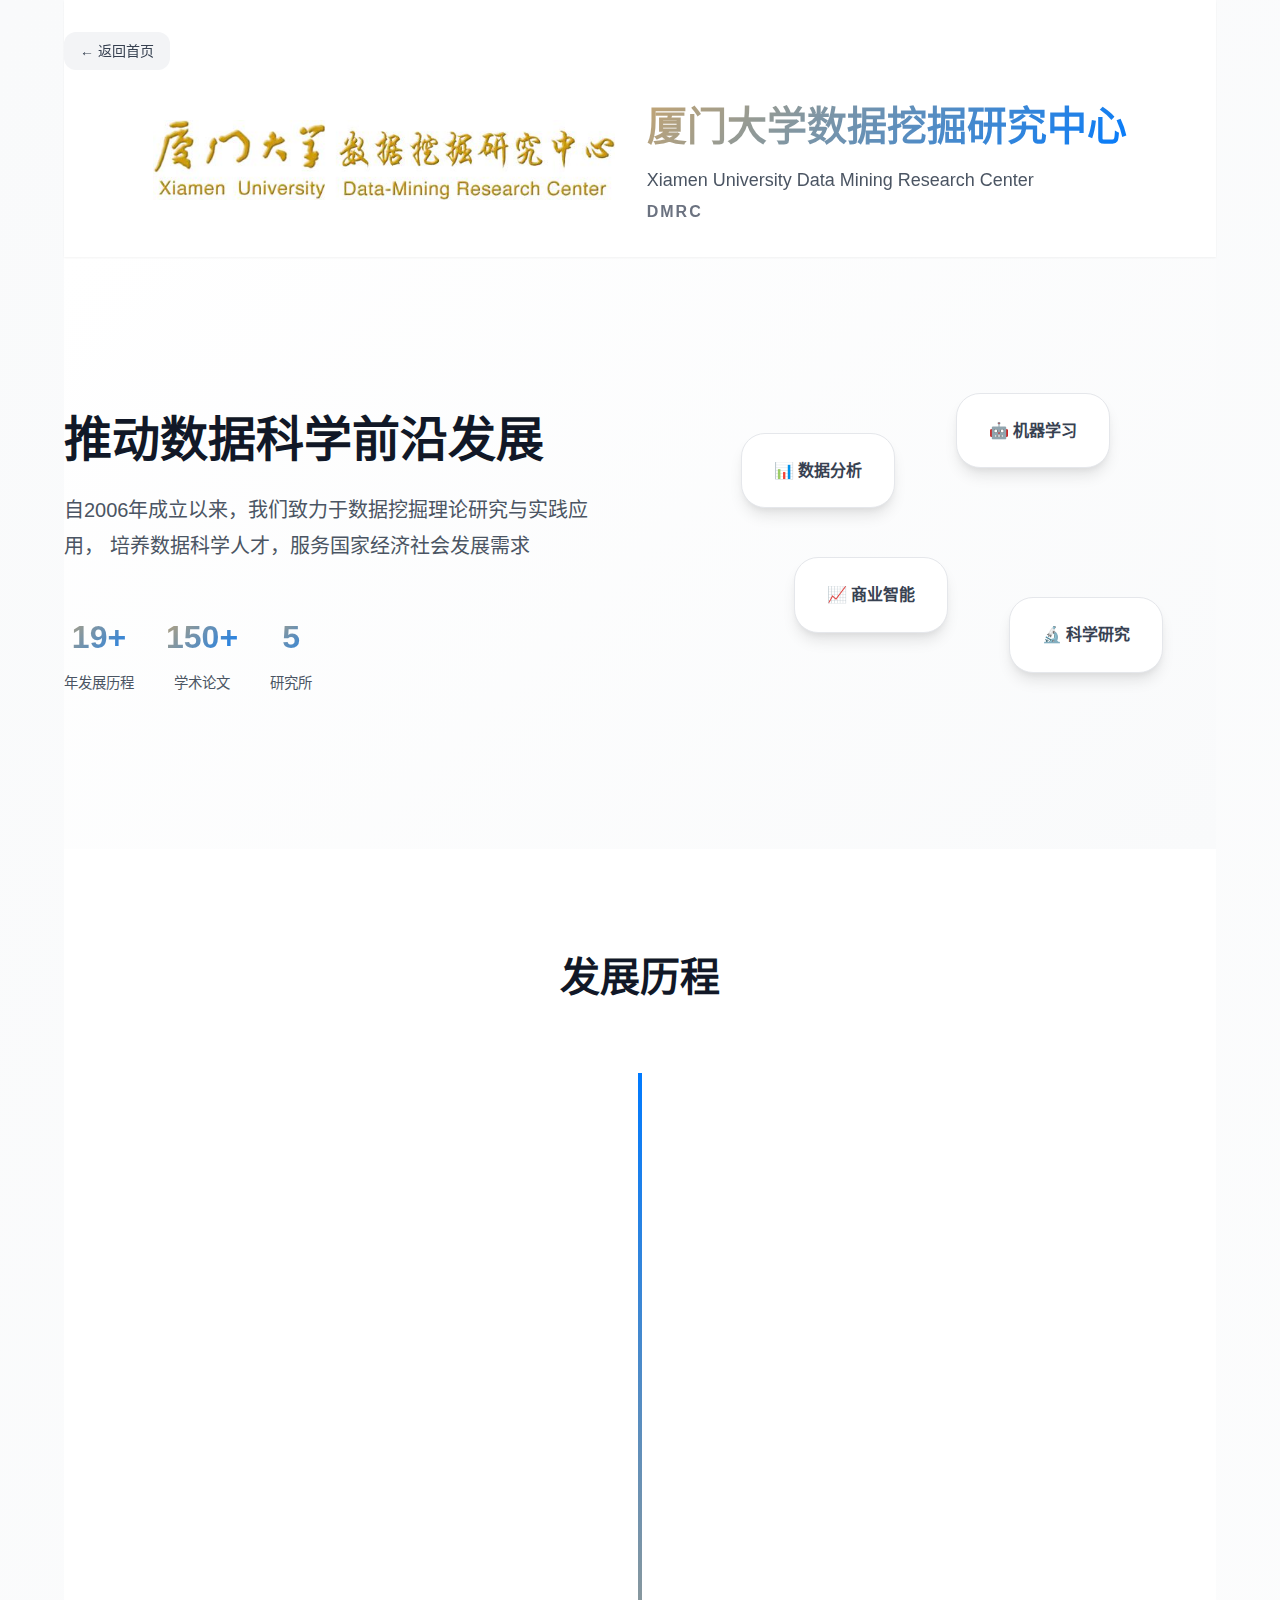
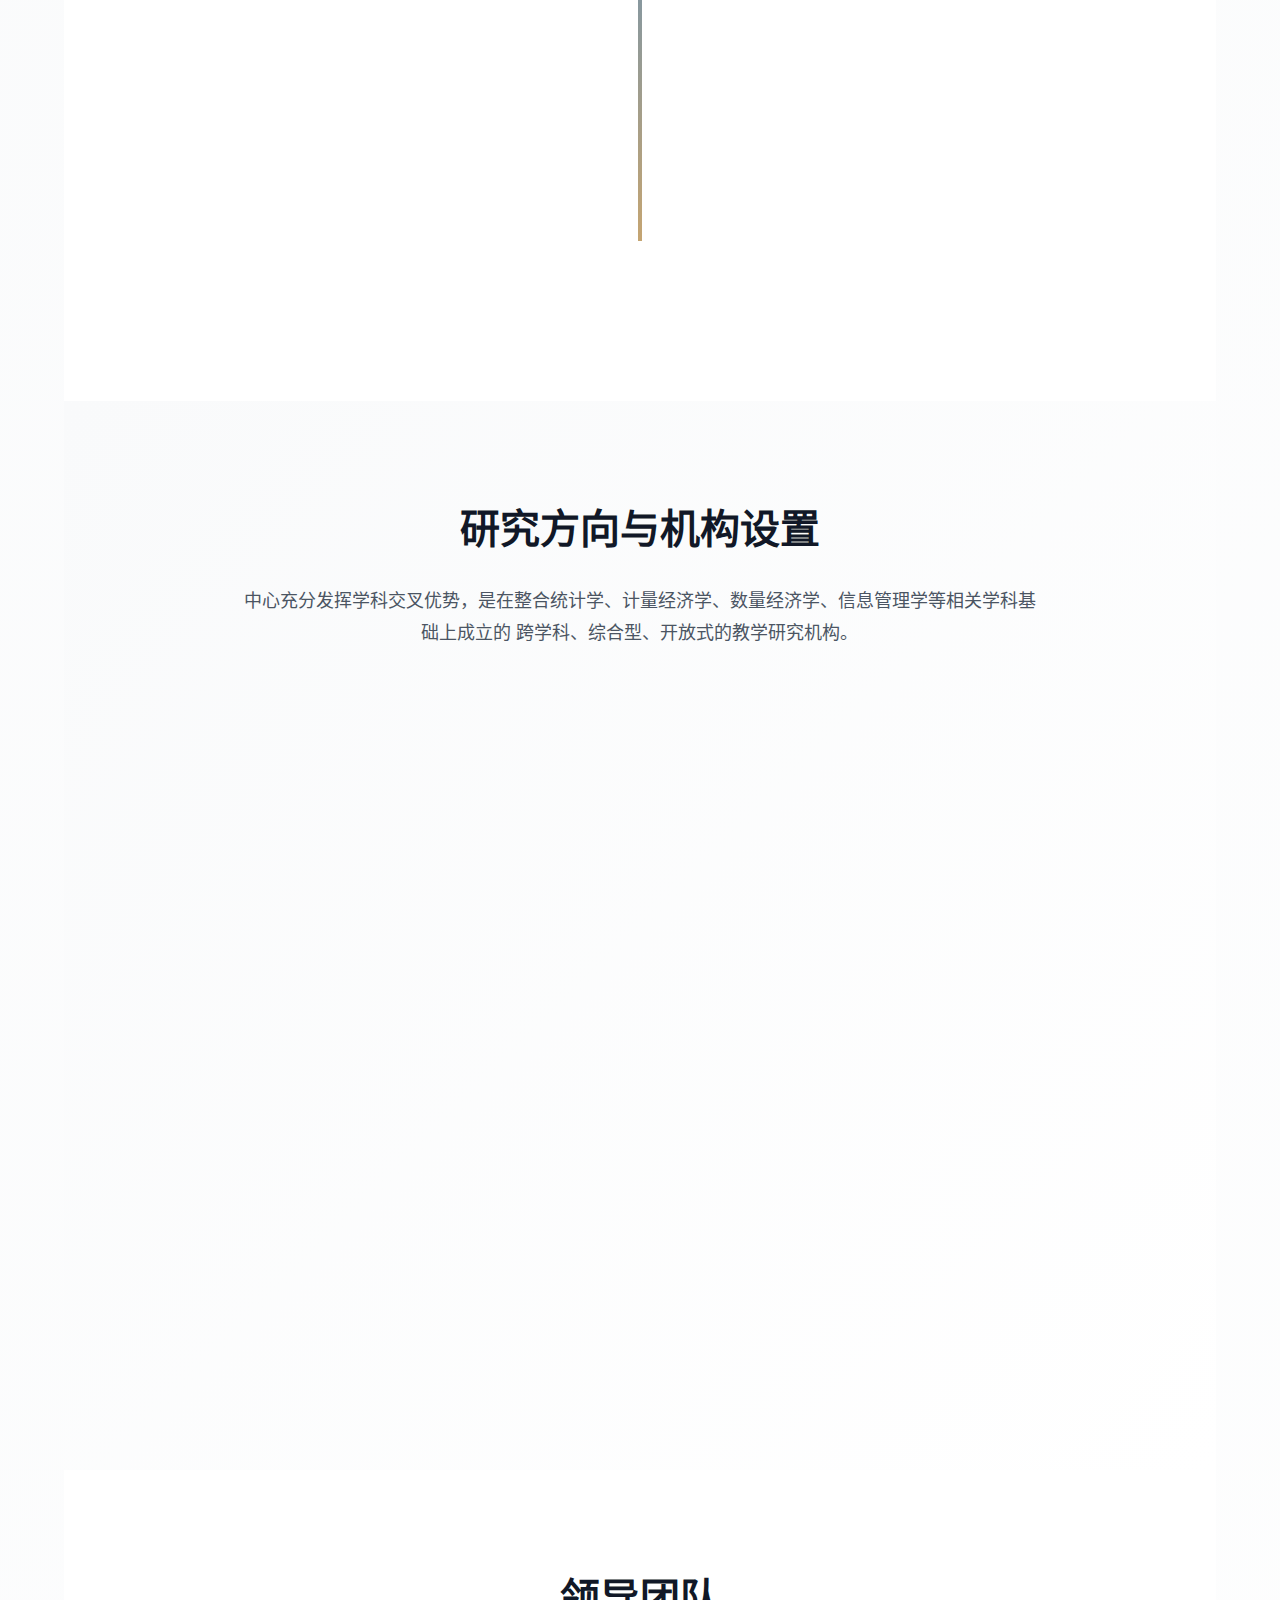
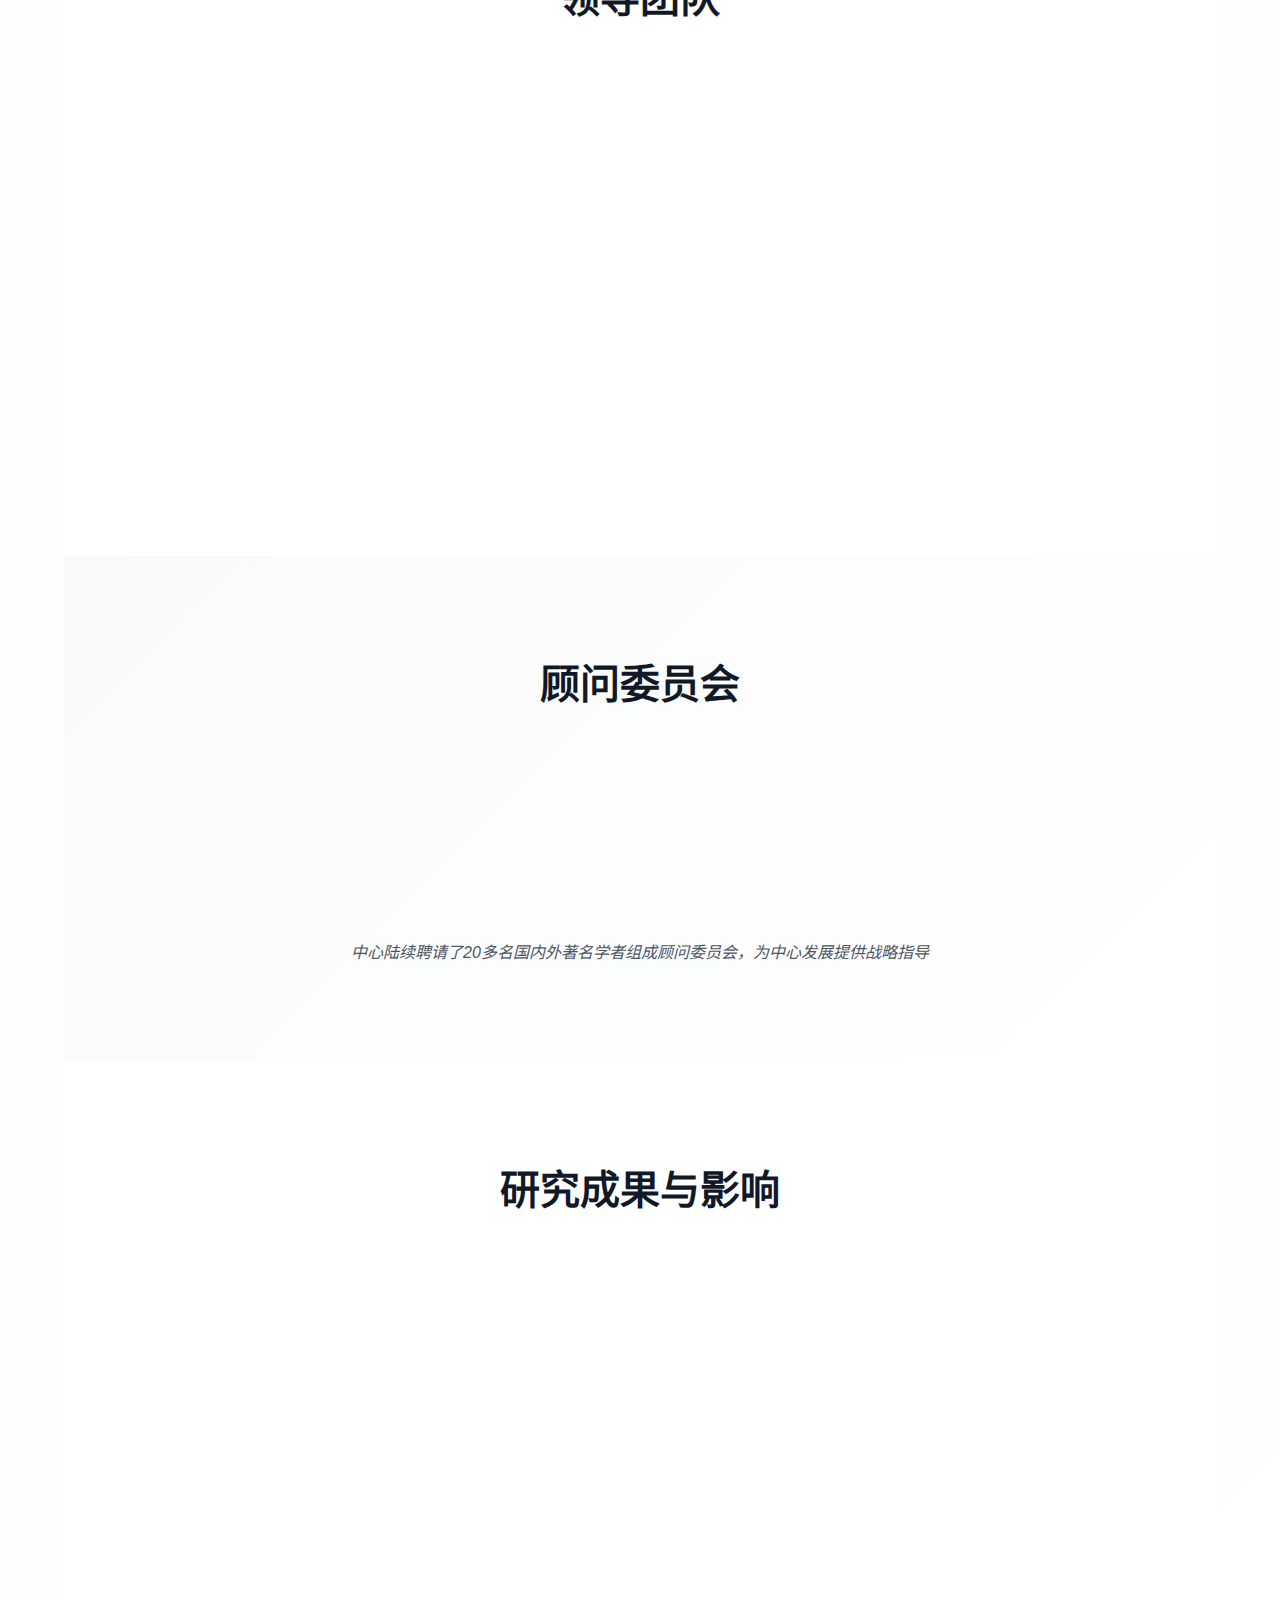
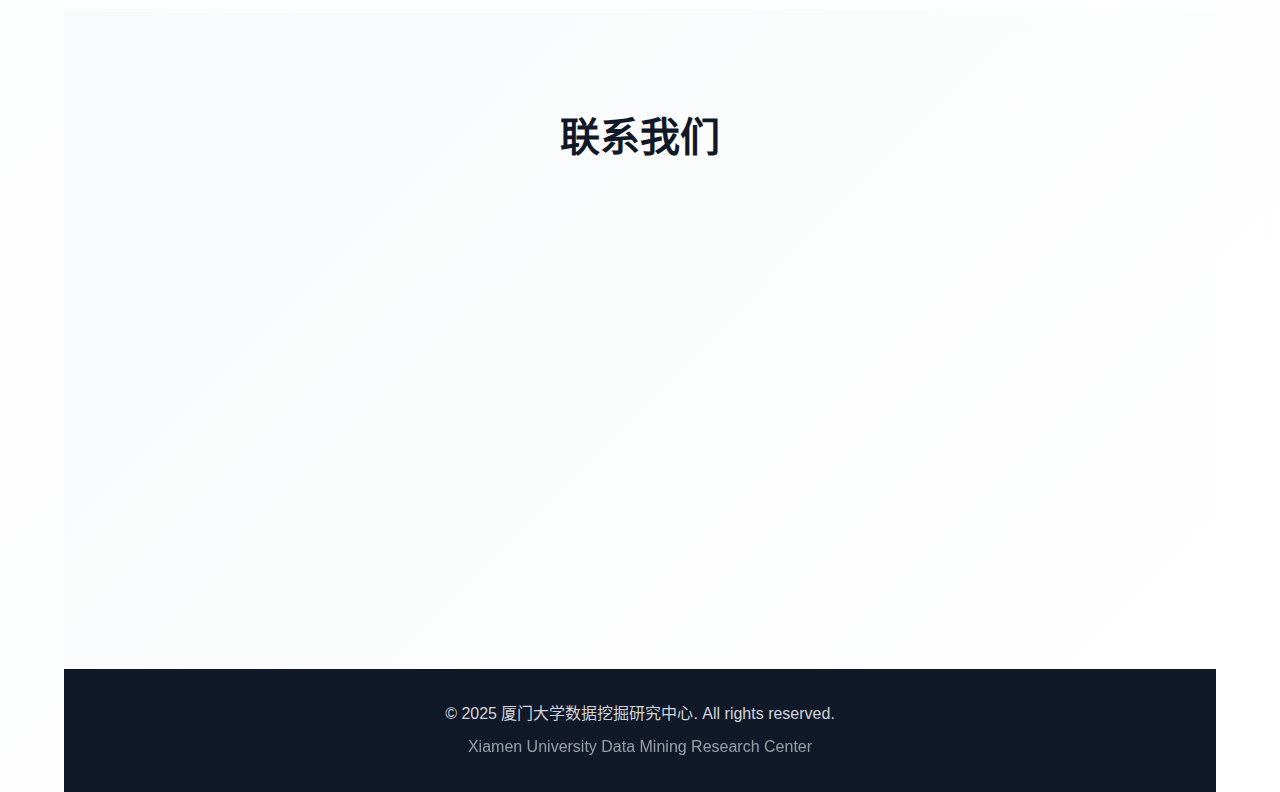
<file: about.html>
<!DOCTYPE html>
<html lang="zh-CN">
<head>
  <meta charset="UTF-8">
  <meta name="viewport" content="width=device-width, initial-scale=1.0">
  <title>关于我们 - 厦门大学数据挖掘研究中心</title>
  <link rel="stylesheet" href="about-style.css">
</head>
<body>
  <div class="container">
    <!-- Header Section -->
    <header class="header">
      <div class="header-content">
        <div class="header-nav">
          <a href="home.html" class="back-home">← 返回首页</a>
        </div>
        <div class="logo-section">
          <img src="微信图片_20230714090909.jpg" alt="厦门大学数据挖掘研究中心" class="logo">
          <div class="title-group">
            <h1 class="main-title">厦门大学数据挖掘研究中心</h1>
            <p class="subtitle">Xiamen University Data Mining Research Center</p>
            <p class="english-name">DMRC</p>
          </div>
        </div>
      </div>
    </header>

    <!-- Hero Section -->
    <section class="hero">
      <div class="hero-content">
        <div class="hero-text">
          <h2 class="hero-title">推动数据科学前沿发展</h2>
          <p class="hero-description">
            自2006年成立以来，我们致力于数据挖掘理论研究与实践应用，
            培养数据科学人才，服务国家经济社会发展需求
          </p>
          <div class="hero-stats">
            <div class="stat-item">
              <div class="stat-number">19+</div>
              <div class="stat-label">年发展历程</div>
            </div>
            <div class="stat-item">
              <div class="stat-number">150+</div>
              <div class="stat-label">学术论文</div>
            </div>
            <div class="stat-item">
              <div class="stat-number">5</div>
              <div class="stat-label">研究所</div>
            </div>
          </div>
        </div>
        <div class="hero-image">
          <div class="floating-cards">
            <div class="card card-1">📊 数据分析</div>
            <div class="card card-2">🤖 机器学习</div>
            <div class="card card-3">📈 商业智能</div>
            <div class="card card-4">🔬 科学研究</div>
          </div>
        </div>
      </div>
    </section>

    <!-- Timeline Section -->
    <section class="timeline">
      <div class="timeline-content">
        <h3>发展历程</h3>
        <div class="timeline-container">
          <div class="timeline-item">
            <div class="timeline-year">2006</div>
            <div class="timeline-event">
              <h4>中心组建</h4>
              <p>厦门大学数据挖掘研究中心开始筹建，整合多学科优势资源</p>
            </div>
          </div>
          <div class="timeline-item">
            <div class="timeline-year">2009</div>
            <div class="timeline-event">
              <h4>国家级基地</h4>
              <p>国家统计局统计科学研究所授牌成立"国家统计局统计科学研究所厦门大学研究基地"</p>
            </div>
          </div>
          <div class="timeline-item">
            <div class="timeline-year">2010</div>
            <div class="timeline-event">
              <h4>正式成立</h4>
              <p>7月由厦门大学校长工作会议决议通过，正式成立为校直属教学科研机构</p>
            </div>
          </div>
          <div class="timeline-item">
            <div class="timeline-year">2025</div>
            <div class="timeline-event">
              <h4>智衡平台</h4>
              <p>推出智衡权重确定平台，将AI技术与统计方法完美结合</p>
            </div>
          </div>
        </div>
      </div>
    </section>

    <!-- Research Areas Section -->
    <section class="research-areas">
      <div class="research-content">
        <h3>研究方向与机构设置</h3>
        <p class="research-intro">
          中心充分发挥学科交叉优势，是在整合统计学、计量经济学、数量经济学、信息管理学等相关学科基础上成立的
          跨学科、综合型、开放式的教学研究机构。
        </p>
        
        <div class="institutes-grid">
          <div class="institute-card">
            <div class="institute-icon">📊</div>
            <h4>数据挖掘与商业智能研究所</h4>
            <p>专注于数据挖掘算法研发和商业智能应用，为企业决策提供数据支持</p>
          </div>
          <div class="institute-card">
            <div class="institute-icon">📋</div>
            <h4>社会调查与数据分析研究所</h4>
            <p>开展社会调查方法研究，提供专业的数据收集和分析服务</p>
          </div>
          <div class="institute-card">
            <div class="institute-icon">💰</div>
            <h4>金融计量与投资决策研究所</h4>
            <p>运用计量经济学方法分析金融市场，为投资决策提供科学依据</p>
          </div>
          <div class="institute-card">
            <div class="institute-icon">🧬</div>
            <h4>生物信息分析研究所</h4>
            <p>将数据挖掘技术应用于生物医学领域，推动精准医疗发展</p>
          </div>
          <div class="institute-card">
            <div class="institute-icon">🤝</div>
            <h4>社会服务办公室</h4>
            <p>对接政府、企业需求，将研究成果转化为社会服务和经济效益</p>
          </div>
        </div>
      </div>
    </section>

    <!-- Leadership Team Section -->
    <section class="leadership">
      <div class="leadership-content">
        <h3>领导团队</h3>
        <div class="leaders-grid">
          <div class="leader-card">
            <div class="leader-avatar">👨‍💼</div>
            <h4>朱建平 教授</h4>
            <p class="leader-title">厦门大学</p>
            <p class="leader-desc">统计学科带头人，数据科学研究专家</p>
          </div>
          <div class="leader-card">
            <div class="leader-avatar">👨‍🎓</div>
            <h4>谢邦昌 教授</h4>
            <p class="leader-title">台北医学大学</p>
            <p class="leader-desc">国际知名统计学家，数据挖掘领域专家</p>
          </div>      
          <div class="leader-card">
            <div class="leader-avatar">👩‍🔬</div>
            <h4>马双鸽 教授</h4>
            <p class="leader-title">美国耶鲁大学</p>
            <p class="leader-desc">生物统计学家，大数据分析专家</p>
          </div>
        </div>
      </div>
    </section>

    <!-- Advisory Board Section -->
    <section class="advisory">
      <div class="advisory-content">
        <h3>顾问委员会</h3>
        <div class="advisors-grid">
          <div class="advisor-item">
            <div class="advisor-icon">🏆</div>
            <div class="advisor-info">
              <h4>吴建福 教授</h4>
              <p>美国工程院院士</p>
            </div>
          </div>
          <div class="advisor-item">
            <div class="advisor-icon">🎓</div>
            <div class="advisor-info">
              <h4>吴曦明 教授</h4>
              <p>美国得克萨斯农机大学</p>
            </div>
          </div>
          <div class="advisor-item">
            <div class="advisor-icon">📚</div>
            <div class="advisor-info">
              <h4>林共进 教授</h4>
              <p>美国宾州州立大学</p>
            </div>
          </div>
          <div class="advisor-item">
            <div class="advisor-icon">🔬</div>
            <div class="advisor-info">
              <h4>陈江 教授</h4>
              <p>美国雪城大学</p>
            </div>
          </div>
        </div>
        <p class="advisory-note">
          中心陆续聘请了20多名国内外著名学者组成顾问委员会，为中心发展提供战略指导
        </p>
      </div>
    </section>

    <!-- Research Achievements Section -->
    <section class="achievements">
      <div class="achievements-content">
        <h3>研究成果与影响</h3>
        <div class="achievements-grid">
          <div class="achievement-item">
            <div class="achievement-number">150+</div>
            <div class="achievement-label">学术论文发表</div>
            <p>近五年在国内外期刊公开发表高质量学术论文</p>
          </div>
          <div class="achievement-item">
            <div class="achievement-number">多项</div>
            <div class="achievement-label">国家级项目</div>
            <p>承担国家自然科学基金等重要科研项目</p>
          </div>
          <div class="achievement-item">
            <div class="achievement-number">广泛</div>
            <div class="achievement-label">应用领域</div>
            <p>涵盖统计学、管理科学、经济学、医学等多个领域</p>
          </div>
          <div class="achievement-item">
            <div class="achievement-number">国际化</div>
            <div class="achievement-label">合作网络</div>
            <p>与国内外知名高校和研究机构建立密切合作关系</p>
          </div>
        </div>
      </div>
    </section>

    <!-- Contact Section -->
    <section class="contact">
      <div class="contact-content">
        <h3>联系我们</h3>
        <div class="contact-grid">
          <div class="contact-item">
            <div class="contact-icon">📍</div>
            <h4>地址</h4>
            <p>福建省厦门市思明区思明南路422号<br>厦门大学数据挖掘研究中心</p>
          </div>
          <div class="contact-item">
            <div class="contact-icon">📧</div>
            <h4>邮箱</h4>
            <p>dmrc@xmu.edu.cn</p>
          </div>
          <div class="contact-item">
            <div class="contact-icon">🌐</div>
            <h4>官方网站</h4>
            <p></p>
          </div>
          <div class="contact-item">
            <div class="contact-icon">📞</div>
            <h4>联系电话</h4>
            <p></p>
          </div>
        </div>
      </div>
    </section>

    <!-- Footer -->
    <footer class="footer">
      <div class="footer-content">
        <p>&copy; 2025 厦门大学数据挖掘研究中心. All rights reserved.</p>
        <p>Xiamen University Data Mining Research Center</p>
      </div>
    </footer>
  </div>

  <script>
    document.addEventListener('DOMContentLoaded', function() {
      // 添加滚动动画
      const observerOptions = {
        threshold: 0.1,
        rootMargin: '0px 0px -50px 0px'
      };

      const observer = new IntersectionObserver((entries) => {
        entries.forEach(entry => {
          if (entry.isIntersecting) {
            entry.target.style.opacity = '1';
            entry.target.style.transform = 'translateY(0)';
          }
        });
      }, observerOptions);

      // 观察所有需要动画的元素
      document.querySelectorAll('.timeline-item, .institute-card, .leader-card, .advisor-item, .achievement-item, .contact-item').forEach(el => {
        el.style.opacity = '0';
        el.style.transform = 'translateY(30px)';
        el.style.transition = 'opacity 0.6s ease, transform 0.6s ease';
        observer.observe(el);
      });

      // 浮动卡片动画
      const cards = document.querySelectorAll('.floating-cards .card');
      cards.forEach((card, index) => {
        card.style.animationDelay = `${index * 0.5}s`;
      });
    });
  </script>
</body>
</html>
</file>
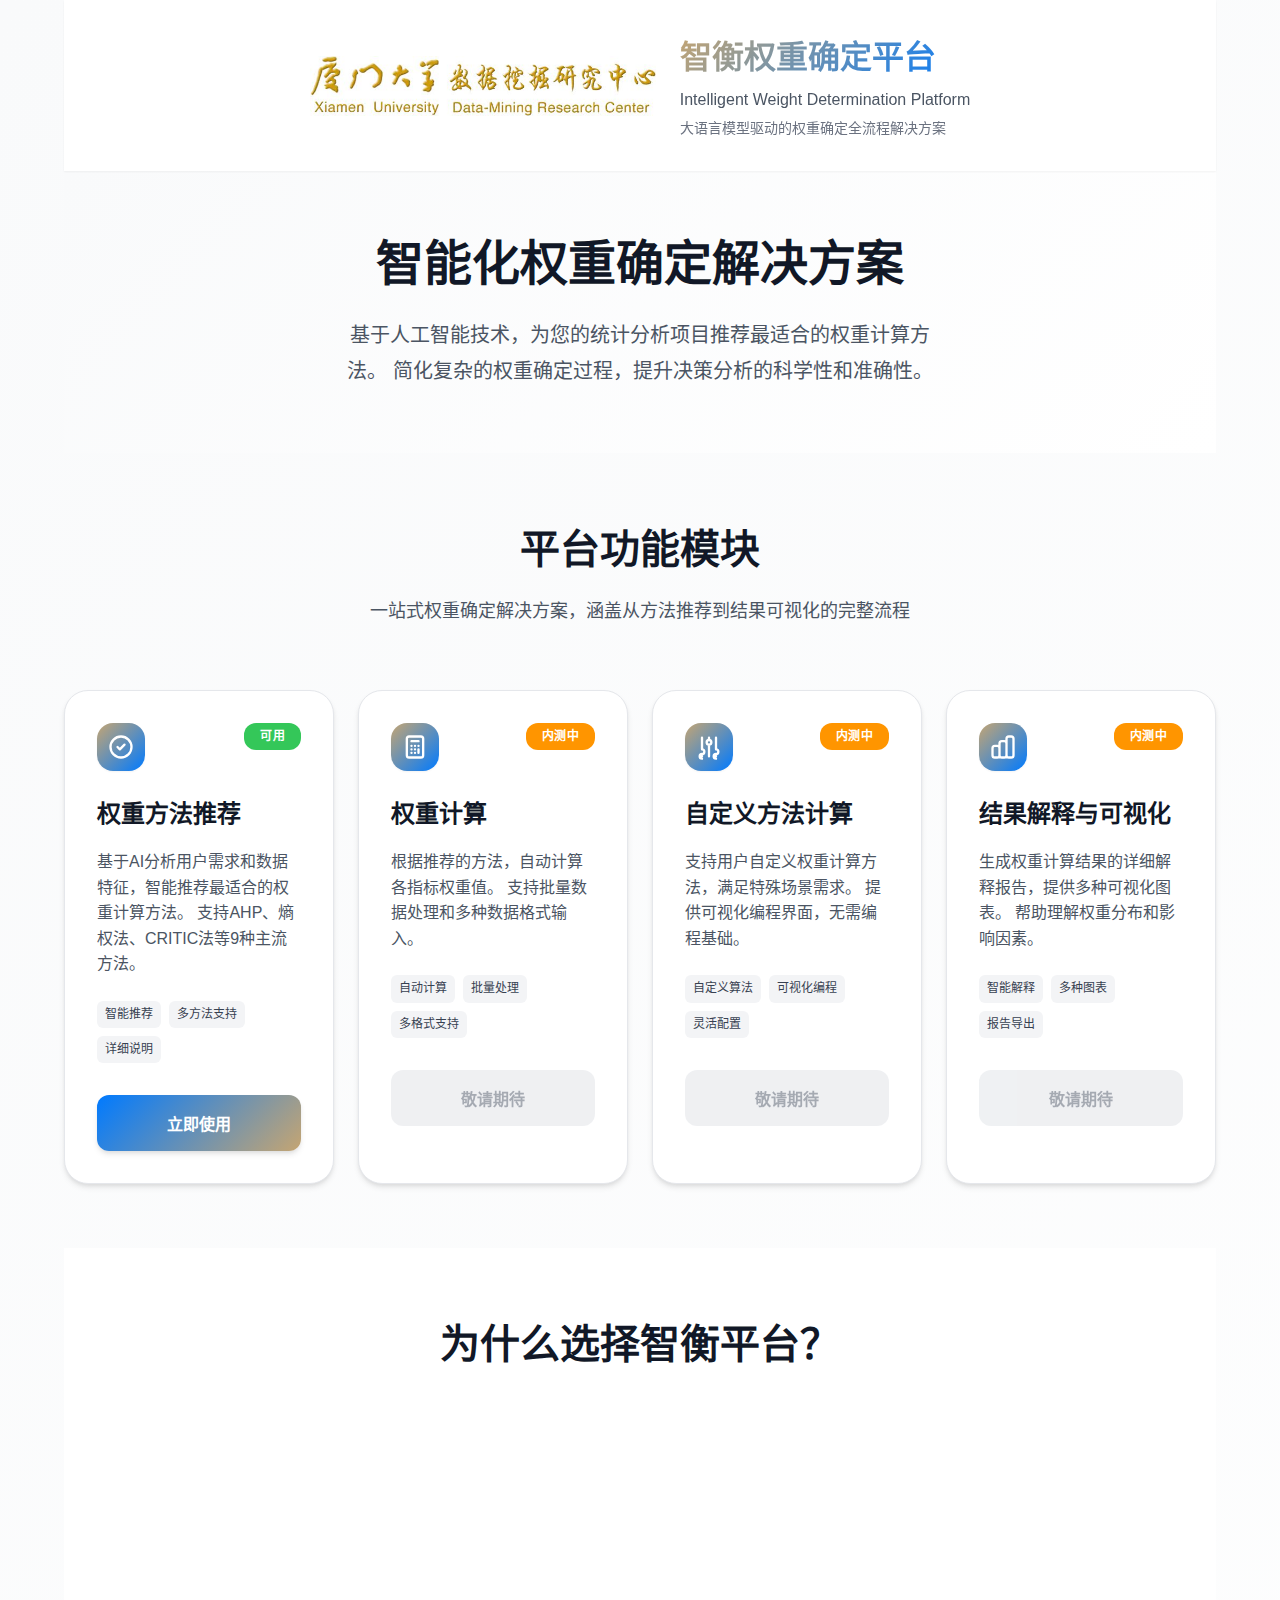
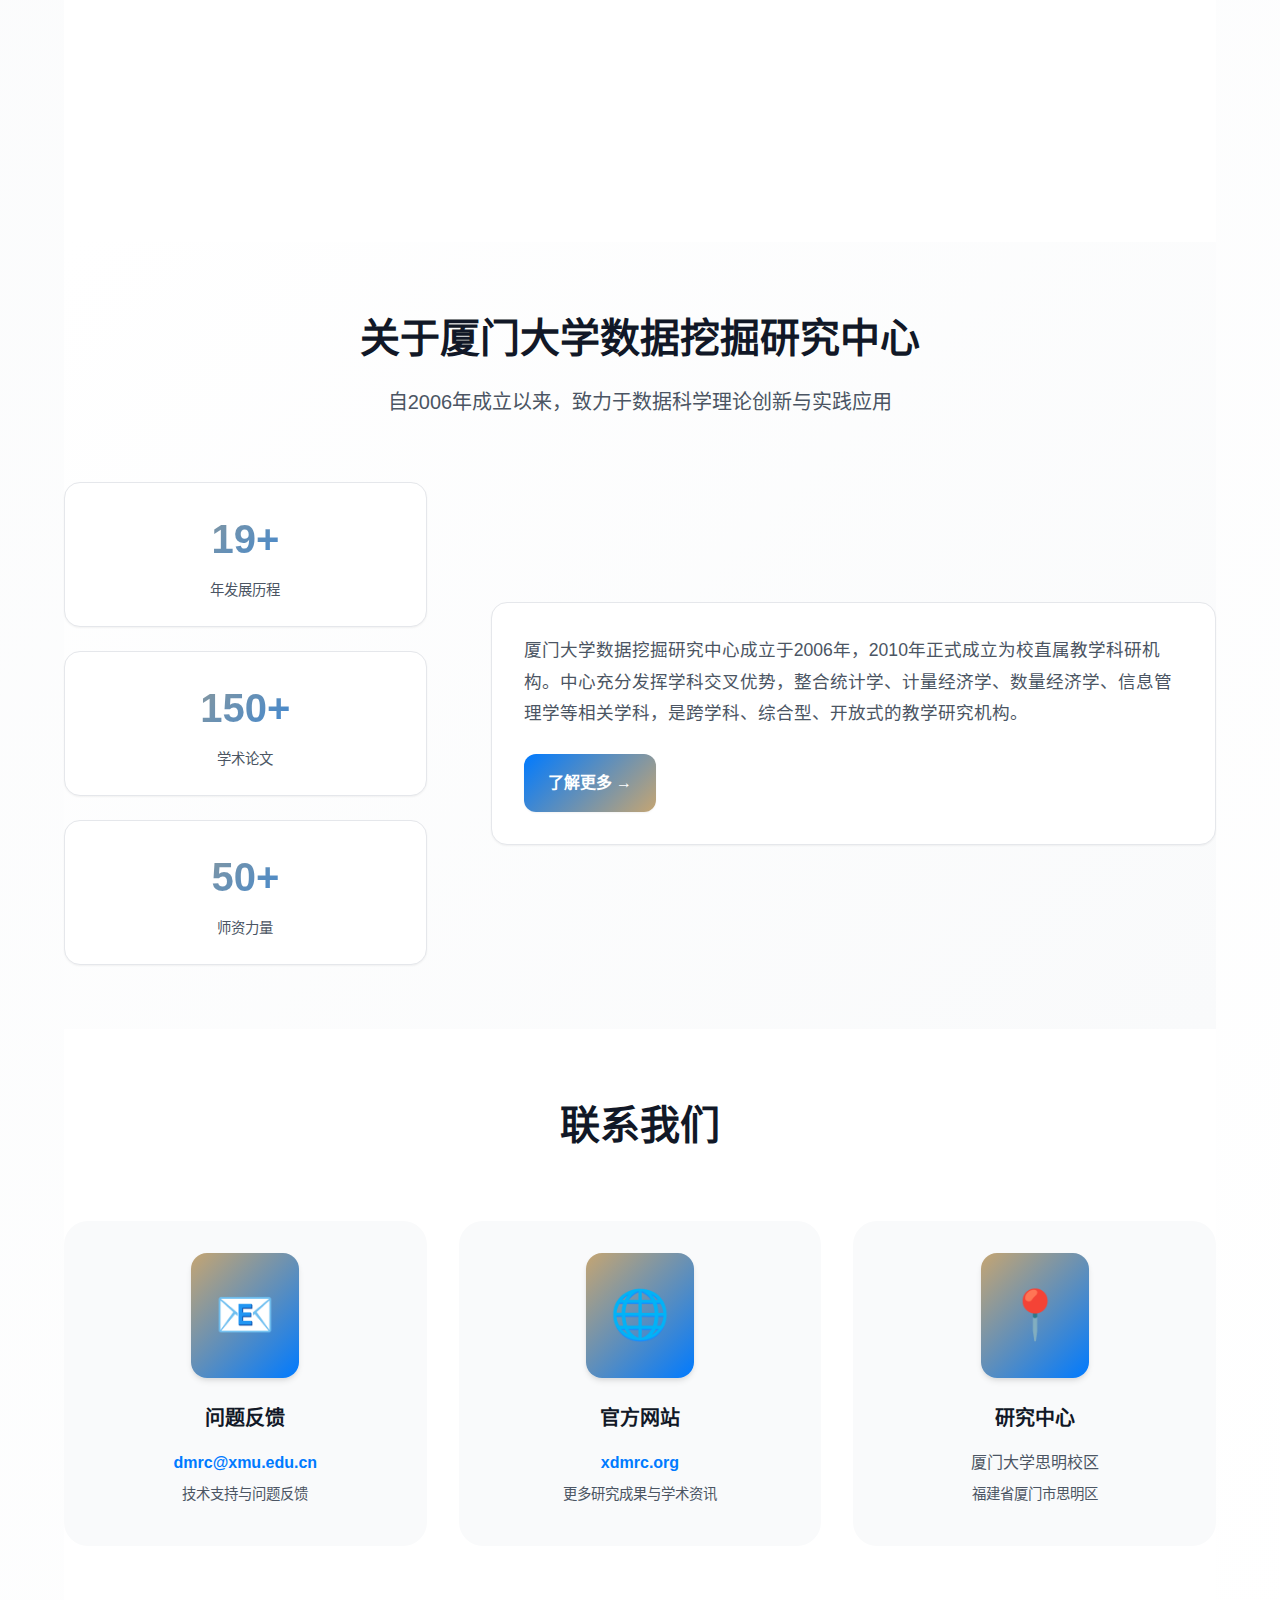
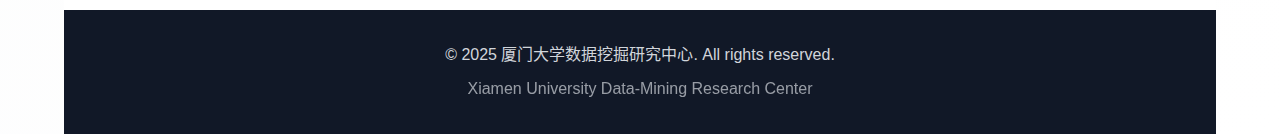
<file: home.html>
<!DOCTYPE html>
<html lang="zh-CN">
<head>
  <meta charset="UTF-8">
  <meta name="viewport" content="width=device-width, initial-scale=1.0">
  <title>智衡权重确定平台 - 厦门大学数据挖掘研究中心</title>
  <link rel="stylesheet" href="home-style.css">
</head>
<body>
  <div class="container">
    <!-- Header Section -->
    <header class="header">
      <div class="header-content">
        <div class="logo-section">
          <img src="微信图片_20230714090909.jpg" alt="厦门大学数据挖掘研究中心" class="logo">
          <div class="title-group">
            <h1 class="main-title">智衡权重确定平台</h1>
            <p class="subtitle">Intelligent Weight Determination Platform</p>
            <p class="institution">大语言模型驱动的权重确定全流程解决方案</p>
          </div>
        </div>
      </div>
    </header>

    <!-- Hero Section -->
    <section class="hero">
      <div class="hero-content">
        <h2 class="hero-title">智能化权重确定解决方案</h2>
        <p class="hero-description">
          基于人工智能技术，为您的统计分析项目推荐最适合的权重计算方法。
          简化复杂的权重确定过程，提升决策分析的科学性和准确性。
        </p>
      </div>
    </section>

    <!-- Modules Section -->
    <section class="modules">
      <div class="modules-header">
        <h3>平台功能模块</h3>
        <p>一站式权重确定解决方案，涵盖从方法推荐到结果可视化的完整流程</p>
      </div>
      
      <div class="modules-grid">
        <!-- Module 1: Available -->
        <div class="module-card available" onclick="navigateToQuestionnaire()">
          <div class="module-header">
            <div class="module-icon">
              <svg viewBox="0 0 24 24" fill="none" xmlns="http://www.w3.org/2000/svg">
                <path d="M9 12l2 2 4-4m6 2a9 9 0 11-18 0 9 9 0 0118 0z" stroke="currentColor" stroke-width="2" stroke-linecap="round" stroke-linejoin="round"/>
              </svg>
            </div>
            <div class="module-status available">可用</div>
          </div>
          <h4 class="module-title">权重方法推荐</h4>
          <p class="module-description">
            基于AI分析用户需求和数据特征，智能推荐最适合的权重计算方法。
            支持AHP、熵权法、CRITIC法等9种主流方法。
          </p>
          <div class="module-features">
            <span class="feature-tag">智能推荐</span>
            <span class="feature-tag">多方法支持</span>
            <span class="feature-tag">详细说明</span>
          </div>
          <div class="module-action">
            <button class="btn-primary">立即使用</button>
          </div>
        </div>

        <!-- Module 2: Coming Soon -->
        <div class="module-card coming-soon">
          <div class="module-header">
            <div class="module-icon">
              <svg viewBox="0 0 24 24" fill="none" xmlns="http://www.w3.org/2000/svg">
                <path d="M9 7h6m0 10v-3m-3 3h.01M9 17h.01M9 14h.01M12 14h.01M15 11h.01M12 11h.01M9 11h.01M7 21h10a2 2 0 002-2V5a2 2 0 00-2-2H7a2 2 0 00-2 2v14a2 2 0 002 2z" stroke="currentColor" stroke-width="2" stroke-linecap="round" stroke-linejoin="round"/>
              </svg>
            </div>
            <div class="module-status beta">内测中</div>
          </div>
          <h4 class="module-title">权重计算</h4>
          <p class="module-description">
            根据推荐的方法，自动计算各指标权重值。
            支持批量数据处理和多种数据格式输入。
          </p>
          <div class="module-features">
            <span class="feature-tag">自动计算</span>
            <span class="feature-tag">批量处理</span>
            <span class="feature-tag">多格式支持</span>
          </div>
          <div class="module-action">
            <button class="btn-secondary" disabled>敬请期待</button>
          </div>
        </div>

        <!-- Module 3: Coming Soon -->
        <div class="module-card coming-soon">
          <div class="module-header">
            <div class="module-icon">
              <svg viewBox="0 0 24 24" fill="none" xmlns="http://www.w3.org/2000/svg">
                <path d="M12 6V4m0 2a2 2 0 100 4m0-4a2 2 0 110 4m-6 8a2 2 0 100-4m0 4a2 2 0 100 4m0-4v2m0-6V4m6 6v10m6-2a2 2 0 100-4m0 4a2 2 0 100 4m0-4v2m0-6V4" stroke="currentColor" stroke-width="2" stroke-linecap="round" stroke-linejoin="round"/>
              </svg>
            </div>
            <div class="module-status beta">内测中</div>
          </div>
          <h4 class="module-title">自定义方法计算</h4>
          <p class="module-description">
            支持用户自定义权重计算方法，满足特殊场景需求。
            提供可视化编程界面，无需编程基础。
          </p>
          <div class="module-features">
            <span class="feature-tag">自定义算法</span>
            <span class="feature-tag">可视化编程</span>
            <span class="feature-tag">灵活配置</span>
          </div>
          <div class="module-action">
            <button class="btn-secondary" disabled>敬请期待</button>
          </div>
        </div>

        <!-- Module 4: Coming Soon -->
        <div class="module-card coming-soon">
          <div class="module-header">
            <div class="module-icon">
              <svg viewBox="0 0 24 24" fill="none" xmlns="http://www.w3.org/2000/svg">
                <path d="M9 19v-6a2 2 0 00-2-2H5a2 2 0 00-2 2v6a2 2 0 002 2h2a2 2 0 002-2zm0 0V9a2 2 0 012-2h2a2 2 0 012 2v10m-6 0a2 2 0 002 2h2a2 2 0 002-2m0 0V5a2 2 0 012-2h2a2 2 0 012 2v14a2 2 0 01-2 2h-2a2 2 0 01-2-2z" stroke="currentColor" stroke-width="2" stroke-linecap="round" stroke-linejoin="round"/>
              </svg>
            </div>
            <div class="module-status beta">内测中</div>
          </div>
          <h4 class="module-title">结果解释与可视化</h4>
          <p class="module-description">
            生成权重计算结果的详细解释报告，提供多种可视化图表。
            帮助理解权重分布和影响因素。
          </p>
          <div class="module-features">
            <span class="feature-tag">智能解释</span>
            <span class="feature-tag">多种图表</span>
            <span class="feature-tag">报告导出</span>
          </div>
          <div class="module-action">
            <button class="btn-secondary" disabled>敬请期待</button>
          </div>
        </div>
      </div>
    </section>
  <!-- Features Section -->
  <section class="features">
    <div class="features-content">
      <h3>为什么选择智衡平台？</h3>
      <div class="features-grid">
        <div class="feature-item">
          <div class="feature-icon">🤖</div>
          <h4>AI智能推荐</h4>
          <p>基于深度学习技术，智能分析用户需求，推荐最适合的权重方法</p>
        </div>
        <div class="feature-item">
          <div class="feature-icon">🎓</div>
          <h4>学术权威</h4>
          <p>厦门大学数据挖掘研究中心开发，确保方法的科学性和可靠性</p>
        </div>
        <div class="feature-item">
          <div class="feature-icon">🚀</div>
          <h4>简单易用</h4>
          <p>直观的用户界面，无需专业知识，快速获得权重计算方案</p>
        </div>
        <div class="feature-item">
          <div class="feature-icon">📈</div>
          <h4>全面覆盖</h4>
          <p>支持9种主流权重方法，覆盖各种应用场景和数据类型</p>
        </div>
      </div>
    </div>
  </section>

    <!-- About Section -->
    <section class="about">
      <div class="about-content">
        <div class="about-header">
          <h3>关于厦门大学数据挖掘研究中心</h3>
          <p class="about-subtitle">自2006年成立以来，致力于数据科学理论创新与实践应用</p>
        </div>
        
        <div class="about-preview">
          <div class="preview-stats">
            <div class="stat-item">
              <div class="stat-number">19+</div>
              <div class="stat-label">年发展历程</div>
            </div>
            <div class="stat-item">
              <div class="stat-number">150+</div>
              <div class="stat-label">学术论文</div>
            </div>
            <div class="stat-item">
              <div class="stat-number">50+</div>
              <div class="stat-label">师资力量</div>
            </div>
          </div>
          
          <div class="preview-text">
            <p>厦门大学数据挖掘研究中心成立于2006年，2010年正式成立为校直属教学科研机构。中心充分发挥学科交叉优势，整合统计学、计量经济学、数量经济学、信息管理学等相关学科，是跨学科、综合型、开放式的教学研究机构。</p>
            <div class="preview-action">
              <a href="about.html" class="btn-about">了解更多 →</a>
            </div>
          </div>
        </div>
      </div>
    </section>

    <!-- Contact Section -->
    <section class="contact">
      <div class="contact-content">
        <h3>联系我们</h3>
        <div class="contact-grid">
          <div class="contact-item">
            <div class="contact-icon">📧</div>
            <h4>问题反馈</h4>
            <p><a href="mailto:dmrc@xmu.edu.cn">dmrc@xmu.edu.cn</a></p>
            <p class="contact-desc">技术支持与问题反馈</p>
          </div>
          <div class="contact-item">
            <div class="contact-icon">🌐</div>
            <h4>官方网站</h4>
            <p><a href="https://xdmrc.org" target="_blank">xdmrc.org</a></p>
            <p class="contact-desc">更多研究成果与学术资讯</p>
          </div>
          <div class="contact-item">
            <div class="contact-icon">📍</div>
            <h4>研究中心</h4>
            <p>厦门大学思明校区</p>
            <p class="contact-desc">福建省厦门市思明区</p>
          </div>
        </div>
      </div>
    </section>

    
    <!-- Footer -->
    <footer class="footer">
      <div class="footer-content">
        <p>&copy; 2025 厦门大学数据挖掘研究中心. All rights reserved.</p>
        <p>Xiamen University Data-Mining Research Center</p>
      </div>
    </footer>
  </div>

  <script>
    function navigateToQuestionnaire() {
      window.location.href = 'index.html';
    }

    // Add smooth scroll behavior
    document.addEventListener('DOMContentLoaded', function() {
      // Add hover effects to module cards
      const moduleCards = document.querySelectorAll('.module-card');
      moduleCards.forEach(card => {
        card.addEventListener('mouseenter', function() {
          this.style.transform = 'translateY(-8px)';
        });
        card.addEventListener('mouseleave', function() {
          this.style.transform = 'translateY(0)';
        });
      });

      // Add fade-in animation on scroll
      const observerOptions = {
        threshold: 0.1,
        rootMargin: '0px 0px -50px 0px'
      };

      const observer = new IntersectionObserver((entries) => {
        entries.forEach(entry => {
          if (entry.isIntersecting) {
            entry.target.style.opacity = '1';
            entry.target.style.transform = 'translateY(0)';
          }
        });
      }, observerOptions);

      // Observe elements for animation
      document.querySelectorAll('.module-card, .feature-item').forEach(el => {
        el.style.opacity = '0';
        el.style.transform = 'translateY(30px)';
        el.style.transition = 'opacity 0.6s ease, transform 0.6s ease';
        observer.observe(el);
      });
    });
  </script>
</body>
</html>
</file>
<file: about-style.css>
/* 关于我们页面 - 厦门大学数据挖掘研究中心 */

:root {
  /* 主色彩系统 */
  --primary-gold: #C5A572;
  --primary-blue: #007AFF;
  --success-green: #34C759;
  --warning-orange: #FF9500;
  --danger-red: #FF3B30;
  --purple: #5856D6;
  
  /* 中性色彩系统 */
  --white: #FFFFFF;
  --gray-50: #F9FAFB;
  --gray-100: #F3F4F6;
  --gray-200: #E5E7EB;
  --gray-300: #D1D5DB;
  --gray-400: #9CA3AF;
  --gray-500: #6B7280;
  --gray-600: #4B5563;
  --gray-700: #374151;
  --gray-800: #1F2937;
  --gray-900: #111827;
  
  /* 苹果风格字体 */
  --font-primary: -apple-system, BlinkMacSystemFont, "Segoe UI", Roboto, "PingFang SC", "Hiragino Sans GB", "Microsoft YaHei", sans-serif;
  --font-mono: "SF Mono", Monaco, "Cascadia Code", Menlo, Consolas, monospace;
  
  /* 间距系统 */
  --spacing-xs: 0.25rem;
  --spacing-sm: 0.5rem;
  --spacing-md: 1rem;
  --spacing-lg: 1.5rem;
  --spacing-xl: 2rem;
  --spacing-2xl: 3rem;
  --spacing-3xl: 4rem;
  --spacing-4xl: 6rem;
  
  /* 圆角系统 */
  --radius-sm: 6px;
  --radius-md: 12px;
  --radius-lg: 16px;
  --radius-xl: 24px;
  
  /* 阴影系统 */
  --shadow-sm: 0 1px 2px 0 rgba(0, 0, 0, 0.05);
  --shadow-md: 0 4px 6px -1px rgba(0, 0, 0, 0.1), 0 2px 4px -1px rgba(0, 0, 0, 0.06);
  --shadow-lg: 0 10px 15px -3px rgba(0, 0, 0, 0.1), 0 4px 6px -2px rgba(0, 0, 0, 0.05);
  --shadow-xl: 0 20px 25px -5px rgba(0, 0, 0, 0.1), 0 10px 10px -5px rgba(0, 0, 0, 0.04);
  
  /* 过渡动画 */
  --transition-fast: 0.15s ease;
  --transition-normal: 0.3s ease;
  --transition-slow: 0.5s ease;
}

/* 全局重置和基础样式 */
* {
  margin: 0;
  padding: 0;
  box-sizing: border-box;
}

html {
  scroll-behavior: smooth;
  font-size: 16px;
}

body {
  font-family: var(--font-primary);
  line-height: 1.6;
  color: var(--gray-800);
  background: linear-gradient(135deg, var(--gray-50) 0%, var(--white) 100%);
  -webkit-font-smoothing: antialiased;
  -moz-osx-font-smoothing: grayscale;
  min-height: 100vh;
}

.container {
  max-width: 1200px;
  margin: 0 auto;
  padding: 0 var(--spacing-lg);
}

/* Header 样式 */
.header {
  padding: var(--spacing-xl) 0;
  background: var(--white);
  box-shadow: var(--shadow-sm);
  position: sticky;
  top: 0;
  z-index: 100;
  backdrop-filter: blur(20px);
  background: rgba(255, 255, 255, 0.9);
}

.header-nav {
  margin-bottom: var(--spacing-lg);
}

.back-home {
  display: inline-flex;
  align-items: center;
  gap: var(--spacing-sm);
  padding: var(--spacing-sm) var(--spacing-md);
  background: var(--gray-100);
  color: var(--gray-700);
  text-decoration: none;
  border-radius: var(--radius-md);
  font-size: 0.875rem;
  font-weight: 500;
  transition: all var(--transition-fast);
}

.back-home:hover {
  background: var(--primary-blue);
  color: var(--white);
  transform: translateX(-2px);
}

.logo-section {
  display: flex;
  align-items: center;
  justify-content: center;
  gap: var(--spacing-xl);
}

.logo {
  height: 80px;
  width: auto;
  object-fit: contain;
}

.main-title {
  font-size: 2.5rem;
  font-weight: 800;
  margin-bottom: var(--spacing-sm);
  background: linear-gradient(135deg, var(--primary-gold), var(--primary-blue));
  -webkit-background-clip: text;
  -webkit-text-fill-color: transparent;
  background-clip: text;
}

.subtitle {
  font-size: 1.125rem;
  color: var(--gray-600);
  font-weight: 500;
  margin-bottom: var(--spacing-xs);
}

.english-name {
  font-size: 1rem;
  color: var(--gray-500);
  font-weight: 600;
  letter-spacing: 2px;
}

/* Hero Section */
.hero {
  padding: var(--spacing-4xl) 0;
  background: linear-gradient(135deg, var(--white) 0%, var(--gray-50) 100%);
}

.hero-content {
  display: grid;
  grid-template-columns: 1fr 1fr;
  gap: var(--spacing-4xl);
  align-items: center;
}

.hero-title {
  font-size: 3rem;
  font-weight: 800;
  color: var(--gray-900);
  margin-bottom: var(--spacing-lg);
  line-height: 1.2;
}

.hero-description {
  font-size: 1.25rem;
  color: var(--gray-600);
  line-height: 1.8;
  margin-bottom: var(--spacing-2xl);
}

.hero-stats {
  display: flex;
  gap: var(--spacing-xl);
}

.stat-item {
  text-align: center;
}

.stat-number {
  font-size: 2rem;
  font-weight: 800;
  background: linear-gradient(135deg, var(--primary-gold), var(--primary-blue));
  -webkit-background-clip: text;
  -webkit-text-fill-color: transparent;
  background-clip: text;
  margin-bottom: var(--spacing-sm);
}

.stat-label {
  color: var(--gray-600);
  font-weight: 500;
  font-size: 0.9rem;
}

/* 浮动卡片动画 */
.hero-image {
  position: relative;
  height: 400px;
}

.floating-cards {
  position: relative;
  width: 100%;
  height: 100%;
}

.card {
  position: absolute;
  background: var(--white);
  padding: var(--spacing-lg) var(--spacing-xl);
  border-radius: var(--radius-xl);
  box-shadow: var(--shadow-lg);
  border: 1px solid var(--gray-200);
  font-weight: 600;
  color: var(--gray-700);
  animation: float 6s ease-in-out infinite;
}

.card-1 {
  top: 20%;
  left: 10%;
  animation-delay: 0s;
}

.card-2 {
  top: 10%;
  right: 20%;
  animation-delay: 1.5s;
}

.card-3 {
  bottom: 30%;
  left: 20%;
  animation-delay: 3s;
}

.card-4 {
  bottom: 20%;
  right: 10%;
  animation-delay: 4.5s;
}

@keyframes float {
  0%, 100% {
    transform: translateY(0px);
  }
  50% {
    transform: translateY(-20px);
  }
}

/* Timeline Section */
.timeline {
  padding: var(--spacing-4xl) 0;
  background: var(--white);
}

.timeline-content h3 {
  font-size: 2.5rem;
  font-weight: 700;
  color: var(--gray-900);
  text-align: center;
  margin-bottom: var(--spacing-3xl);
}

.timeline-container {
  position: relative;
  max-width: 800px;
  margin: 0 auto;
}

.timeline-container::before {
  content: '';
  position: absolute;
  left: 50%;
  top: 0;
  bottom: 0;
  width: 4px;
  background: linear-gradient(180deg, var(--primary-blue), var(--primary-gold));
  transform: translateX(-50%);
}

.timeline-item {
  display: flex;
  margin-bottom: var(--spacing-3xl);
  position: relative;
}

.timeline-item:nth-child(even) {
  flex-direction: row-reverse;
}

.timeline-year {
  flex: 0 0 150px;
  text-align: center;
  font-size: 1.5rem;
  font-weight: 800;
  color: var(--primary-blue);
  background: var(--white);
  padding: var(--spacing-md);
  border-radius: var(--radius-lg);
  box-shadow: var(--shadow-md);
  border: 3px solid var(--primary-blue);
  position: relative;
  z-index: 2;
}

.timeline-event {
  flex: 1;
  padding: var(--spacing-xl);
  background: var(--gray-50);
  border-radius: var(--radius-lg);
  margin: 0 var(--spacing-xl);
  border-left: 4px solid var(--primary-gold);
}

.timeline-event h4 {
  font-size: 1.25rem;
  font-weight: 700;
  color: var(--gray-900);
  margin-bottom: var(--spacing-md);
}

.timeline-event p {
  color: var(--gray-600);
  line-height: 1.6;
}

/* Research Areas Section */
.research-areas {
  padding: var(--spacing-4xl) 0;
  background: linear-gradient(135deg, var(--gray-50) 0%, var(--white) 100%);
}

.research-content h3 {
  font-size: 2.5rem;
  font-weight: 700;
  color: var(--gray-900);
  text-align: center;
  margin-bottom: var(--spacing-lg);
}

.research-intro {
  font-size: 1.125rem;
  color: var(--gray-600);
  text-align: center;
  max-width: 800px;
  margin: 0 auto var(--spacing-3xl);
  line-height: 1.8;
}

.institutes-grid {
  display: grid;
  grid-template-columns: repeat(auto-fit, minmax(300px, 1fr));
  gap: var(--spacing-xl);
}

.institute-card {
  background: var(--white);
  padding: var(--spacing-xl);
  border-radius: var(--radius-xl);
  box-shadow: var(--shadow-md);
  border: 1px solid var(--gray-200);
  transition: all var(--transition-normal);
  text-align: center;
}

.institute-card:hover {
  box-shadow: var(--shadow-xl);
  transform: translateY(-4px);
}

.institute-icon {
  font-size: 3rem;
  margin-bottom: var(--spacing-lg);
  background: linear-gradient(135deg, var(--primary-gold), var(--primary-blue));
  padding: var(--spacing-lg);
  border-radius: var(--radius-lg);
  display: inline-flex;
  align-items: center;
  justify-content: center;
  box-shadow: var(--shadow-md);
}

.institute-card h4 {
  font-size: 1.25rem;
  font-weight: 700;
  color: var(--gray-900);
  margin-bottom: var(--spacing-md);
}

.institute-card p {
  color: var(--gray-600);
  line-height: 1.6;
}

/* Leadership Section */
.leadership {
  padding: var(--spacing-4xl) 0;
  background: var(--white);
}

.leadership-content h3 {
  font-size: 2.5rem;
  font-weight: 700;
  color: var(--gray-900);
  text-align: center;
  margin-bottom: var(--spacing-3xl);
}

.leaders-grid {
  display: grid;
  grid-template-columns: repeat(auto-fit, minmax(250px, 1fr));
  gap: var(--spacing-xl);
  max-width: 900px;
  margin: 0 auto;
}

.leader-card {
  background: var(--gray-50);
  padding: var(--spacing-xl);
  border-radius: var(--radius-xl);
  text-align: center;
  transition: all var(--transition-normal);
}

.leader-card:hover {
  background: var(--white);
  box-shadow: var(--shadow-lg);
  transform: translateY(-2px);
}

.leader-avatar {
  font-size: 4rem;
  margin-bottom: var(--spacing-lg);
  background: linear-gradient(135deg, var(--primary-gold), var(--primary-blue));
  padding: var(--spacing-lg);
  border-radius: 50%;
  display: inline-flex;
  align-items: center;
  justify-content: center;
  box-shadow: var(--shadow-md);
}

.leader-card h4 {
  font-size: 1.25rem;
  font-weight: 700;
  color: var(--gray-900);
  margin-bottom: var(--spacing-sm);
}

.leader-title {
  font-size: 1rem;
  color: var(--primary-blue);
  font-weight: 600;
  margin-bottom: var(--spacing-md);
}

.leader-desc {
  color: var(--gray-600);
  line-height: 1.6;
  font-size: 0.9rem;
}

/* Advisory Section */
.advisory {
  padding: var(--spacing-4xl) 0;
  background: linear-gradient(135deg, var(--gray-50) 0%, var(--white) 100%);
}

.advisory-content h3 {
  font-size: 2.5rem;
  font-weight: 700;
  color: var(--gray-900);
  text-align: center;
  margin-bottom: var(--spacing-3xl);
}

.advisors-grid {
  display: grid;
  grid-template-columns: repeat(auto-fit, minmax(250px, 1fr));
  gap: var(--spacing-lg);
  margin-bottom: var(--spacing-xl);
}

.advisor-item {
  display: flex;
  align-items: center;
  gap: var(--spacing-lg);
  background: var(--white);
  padding: var(--spacing-lg);
  border-radius: var(--radius-lg);
  box-shadow: var(--shadow-sm);
  border: 1px solid var(--gray-200);
  transition: all var(--transition-normal);
}

.advisor-item:hover {
  box-shadow: var(--shadow-md);
  transform: translateY(-2px);
}

.advisor-icon {
  font-size: 2.5rem;
  background: linear-gradient(135deg, var(--primary-gold), var(--primary-blue));
  padding: var(--spacing-md);
  border-radius: var(--radius-md);
  display: flex;
  align-items: center;
  justify-content: center;
  box-shadow: var(--shadow-sm);
  min-width: 60px;
  height: 60px;
}

.advisor-info h4 {
  font-size: 1.125rem;
  font-weight: 600;
  color: var(--gray-900);
  margin-bottom: var(--spacing-xs);
}

.advisor-info p {
  color: var(--gray-600);
  font-size: 0.9rem;
}

.advisory-note {
  text-align: center;
  color: var(--gray-600);
  font-style: italic;
  max-width: 600px;
  margin: 0 auto;
}

/* Achievements Section */
.achievements {
  padding: var(--spacing-4xl) 0;
  background: var(--white);
}

.achievements-content h3 {
  font-size: 2.5rem;
  font-weight: 700;
  color: var(--gray-900);
  text-align: center;
  margin-bottom: var(--spacing-3xl);
}

.achievements-grid {
  display: grid;
  grid-template-columns: repeat(auto-fit, minmax(250px, 1fr));
  gap: var(--spacing-xl);
}

.achievement-item {
  text-align: center;
  padding: var(--spacing-xl);
  background: var(--gray-50);
  border-radius: var(--radius-xl);
  transition: all var(--transition-normal);
}

.achievement-item:hover {
  background: var(--white);
  box-shadow: var(--shadow-md);
  transform: translateY(-2px);
}

.achievement-number {
  font-size: 2.5rem;
  font-weight: 800;
  background: linear-gradient(135deg, var(--primary-gold), var(--primary-blue));
  -webkit-background-clip: text;
  -webkit-text-fill-color: transparent;
  background-clip: text;
  margin-bottom: var(--spacing-sm);
}

.achievement-label {
  font-size: 1.125rem;
  font-weight: 700;
  color: var(--gray-900);
  margin-bottom: var(--spacing-md);
}

.achievement-item p {
  color: var(--gray-600);
  line-height: 1.6;
  font-size: 0.9rem;
}

/* Contact Section */
.contact {
  padding: var(--spacing-4xl) 0;
  background: linear-gradient(135deg, var(--gray-50) 0%, var(--white) 100%);
}

.contact-content h3 {
  font-size: 2.5rem;
  font-weight: 700;
  color: var(--gray-900);
  text-align: center;
  margin-bottom: var(--spacing-3xl);
}

.contact-grid {
  display: grid;
  grid-template-columns: repeat(auto-fit, minmax(250px, 1fr));
  gap: var(--spacing-xl);
}

.contact-item {
  text-align: center;
  padding: var(--spacing-xl);
  background: var(--white);
  border-radius: var(--radius-xl);
  box-shadow: var(--shadow-md);
  border: 1px solid var(--gray-200);
  transition: all var(--transition-normal);
}

.contact-item:hover {
  box-shadow: var(--shadow-lg);
  transform: translateY(-2px);
}

.contact-icon {
  font-size: 3rem;
  margin-bottom: var(--spacing-lg);
  background: linear-gradient(135deg, var(--primary-gold), var(--primary-blue));
  padding: var(--spacing-lg);
  border-radius: var(--radius-lg);
  display: inline-flex;
  align-items: center;
  justify-content: center;
  box-shadow: var(--shadow-md);
}

.contact-item h4 {
  font-size: 1.25rem;
  font-weight: 700;
  color: var(--gray-900);
  margin-bottom: var(--spacing-md);
}

.contact-item p {
  color: var(--gray-600);
  line-height: 1.6;
}

/* Footer */
.footer {
  background: var(--gray-900);
  color: var(--gray-300);
  padding: var(--spacing-xl) 0;
  text-align: center;
}

.footer-content p {
  margin-bottom: var(--spacing-sm);
}

.footer-content p:last-child {
  margin-bottom: 0;
  opacity: 0.7;
}

/* 响应式设计 */
@media (max-width: 768px) {
  .container {
    padding: 0 var(--spacing-md);
  }
  
  .logo-section {
    flex-direction: column;
    text-align: center;
    gap: var(--spacing-lg);
  }
  
  .main-title {
    font-size: 2rem;
  }
  
  .hero-content {
    grid-template-columns: 1fr;
    gap: var(--spacing-xl);
  }
  
  .hero-title {
    font-size: 2rem;
  }
  
  .hero-stats {
    justify-content: center;
  }
  
  .timeline-container::before {
    left: 30px;
  }
  
  .timeline-item {
    flex-direction: column;
    padding-left: 60px;
  }
  
  .timeline-item:nth-child(even) {
    flex-direction: column;
  }
  
  .timeline-year {
    position: absolute;
    left: -75px;
    top: 0;
    flex: none;
    width: 120px;
  }
  
  .timeline-event {
    margin: 0;
  }
  
  .institutes-grid,
  .leaders-grid,
  .advisors-grid,
  .achievements-grid,
  .contact-grid {
    grid-template-columns: 1fr;
  }
}

@media (max-width: 480px) {
  .main-title {
    font-size: 1.75rem;
  }
  
  .hero-title {
    font-size: 1.75rem;
  }
  
  .hero-description {
    font-size: 1rem;
  }
  
  .hero-stats {
    flex-direction: column;
    gap: var(--spacing-md);
  }
  
  .timeline-year {
    font-size: 1.25rem;
    padding: var(--spacing-sm);
  }
  
  .floating-cards {
    display: none;
  }
}
</file>
<file: home-style.css>
/* 智衡权重确定平台 - 苹果风格样式 */

:root {
  /* 主色彩系统 */
  --primary-gold: #C5A572;
  --primary-blue: #007AFF;
  --success-green: #34C759;
  --warning-orange: #FF9500;
  --danger-red: #FF3B30;
  
  /* 中性色彩 */
  --white: #FFFFFF;
  --gray-50: #F9FAFB;
  --gray-100: #F3F4F6;
  --gray-200: #E5E7EB;
  --gray-300: #D1D5DB;
  --gray-400: #9CA3AF;
  --gray-500: #6B7280;
  --gray-600: #4B5563;
  --gray-700: #374151;
  --gray-800: #1F2937;
  --gray-900: #111827;
  
  /* 字体系统 */
  --font-primary: -apple-system, BlinkMacSystemFont, "Segoe UI", Roboto, "PingFang SC", "Hiragino Sans GB", "Microsoft YaHei", sans-serif;
  --font-mono: "SF Mono", Monaco, "Cascadia Code", Menlo, Consolas, monospace;
  
  /* 间距系统 */
  --spacing-xs: 0.25rem;
  --spacing-sm: 0.5rem;
  --spacing-md: 1rem;
  --spacing-lg: 1.5rem;
  --spacing-xl: 2rem;
  --spacing-2xl: 3rem;
  --spacing-3xl: 4rem;
  
  /* 圆角系统 */
  --radius-sm: 6px;
  --radius-md: 12px;
  --radius-lg: 16px;
  --radius-xl: 24px;
  
  /* 阴影系统 */
  --shadow-sm: 0 1px 2px 0 rgba(0, 0, 0, 0.05);
  --shadow-md: 0 4px 6px -1px rgba(0, 0, 0, 0.1), 0 2px 4px -1px rgba(0, 0, 0, 0.06);
  --shadow-lg: 0 10px 15px -3px rgba(0, 0, 0, 0.1), 0 4px 6px -2px rgba(0, 0, 0, 0.05);
  --shadow-xl: 0 20px 25px -5px rgba(0, 0, 0, 0.1), 0 10px 10px -5px rgba(0, 0, 0, 0.04);
  
  /* 过渡动画 */
  --transition-fast: 0.15s ease;
  --transition-normal: 0.3s ease;
  --transition-slow: 0.5s ease;
}

/* 全局重置和基础样式 */
* {
  margin: 0;
  padding: 0;
  box-sizing: border-box;
}

html {
  scroll-behavior: smooth;
  font-size: 16px;
}

body {
  font-family: var(--font-primary);
  line-height: 1.6;
  color: var(--gray-800);
  background: linear-gradient(135deg, var(--gray-50) 0%, var(--white) 100%);
  -webkit-font-smoothing: antialiased;
  -moz-osx-font-smoothing: grayscale;
}

.container {
  max-width: 1200px;
  margin: 0 auto;
  padding: 0 var(--spacing-lg);
}

/* Header 样式 */
.header {
  padding: var(--spacing-xl) 0;
  background: var(--white);
  box-shadow: var(--shadow-sm);
  position: sticky;
  top: 0;
  z-index: 100;
  backdrop-filter: blur(20px);
  background: rgba(255, 255, 255, 0.9);
}

.header-content {
  display: flex;
  align-items: center;
  justify-content: center;
}

.logo-section {
  display: flex;
  align-items: center;
  gap: var(--spacing-lg);
}

.logo {
  height: 60px;
  width: auto;
  object-fit: contain;
}

.title-group {
  text-align: left;
}

.main-title {
  font-size: 2rem;
  font-weight: 700;
  color: var(--gray-900);
  margin-bottom: var(--spacing-xs);
  background: linear-gradient(135deg, var(--primary-gold), var(--primary-blue));
  -webkit-background-clip: text;
  -webkit-text-fill-color: transparent;
  background-clip: text;
}

.subtitle {
  font-size: 1rem;
  color: var(--gray-600);
  font-weight: 500;
  margin-bottom: var(--spacing-xs);
}

.institution {
  font-size: 0.875rem;
  color: var(--gray-500);
  font-weight: 400;
}

/* Hero Section */
.hero {
  padding: var(--spacing-3xl) 0;
  text-align: center;
  background: linear-gradient(135deg, var(--gray-50) 0%, var(--white) 100%);
}

.hero-content {
  max-width: 800px;
  margin: 0 auto;
}

.hero-title {
  font-size: 3rem;
  font-weight: 800;
  color: var(--gray-900);
  margin-bottom: var(--spacing-lg);
  line-height: 1.2;
}

.hero-description {
  font-size: 1.25rem;
  color: var(--gray-600);
  line-height: 1.8;
  max-width: 600px;
  margin: 0 auto;
}

/* Modules Section */
.modules {
  padding: var(--spacing-3xl) 0;
}

.modules-header {
  text-align: center;
  margin-bottom: var(--spacing-3xl);
}

.modules-header h3 {
  font-size: 2.5rem;
  font-weight: 700;
  color: var(--gray-900);
  margin-bottom: var(--spacing-md);
}

.modules-header p {
  font-size: 1.125rem;
  color: var(--gray-600);
  max-width: 600px;
  margin: 0 auto;
}

.modules-grid {
  display: grid;
  grid-template-columns: repeat(4, 1fr);
  gap: var(--spacing-lg);
  margin-top: var(--spacing-2xl);
}

.module-card {
  background: var(--white);
  border-radius: var(--radius-xl);
  padding: var(--spacing-xl);
  box-shadow: var(--shadow-md);
  transition: all var(--transition-normal);
  border: 1px solid var(--gray-200);
  position: relative;
  overflow: hidden;
}

.module-card:hover {
  box-shadow: var(--shadow-xl);
  transform: translateY(-4px);
}

.module-card.available {
  cursor: pointer;
}

.module-card.available:hover {
  border-color: var(--primary-blue);
}

.module-card.coming-soon {
  opacity: 0.7;
}

.module-header {
  display: flex;
  justify-content: space-between;
  align-items: flex-start;
  margin-bottom: var(--spacing-lg);
}

.module-icon {
  width: 48px;
  height: 48px;
  background: linear-gradient(135deg, var(--primary-gold), var(--primary-blue));
  padding: var(--spacing-sm);
  border-radius: var(--radius-lg);
  display: inline-flex;
  align-items: center;
  justify-content: center;
  box-shadow: var(--shadow-sm);
}

.module-icon svg {
  width: 28px;
  height: 28px;
  color: var(--white);
}

.module-status {
  padding: var(--spacing-xs) var(--spacing-md);
  border-radius: var(--radius-md);
  font-size: 0.75rem;
  font-weight: 600;
  text-transform: uppercase;
  letter-spacing: 0.5px;
}

.module-status.available {
  background: var(--success-green);
  color: var(--white);
}

.module-status.beta {
  background: var(--warning-orange);
  color: var(--white);
}

.module-title {
  font-size: 1.5rem;
  font-weight: 700;
  color: var(--gray-900);
  margin-bottom: var(--spacing-md);
}

.module-description {
  color: var(--gray-600);
  line-height: 1.6;
  margin-bottom: var(--spacing-lg);
}

.module-features {
  display: flex;
  flex-wrap: wrap;
  gap: var(--spacing-sm);
  margin-bottom: var(--spacing-xl);
}

.feature-tag {
  background: var(--gray-100);
  color: var(--gray-700);
  padding: var(--spacing-xs) var(--spacing-sm);
  border-radius: var(--radius-sm);
  font-size: 0.75rem;
  font-weight: 500;
}

.module-action {
  margin-top: auto;
}

/* Button Styles */
.btn-primary, .btn-secondary {
  padding: var(--spacing-md) var(--spacing-xl);
  border-radius: var(--radius-md);
  font-weight: 600;
  font-size: 1rem;
  border: none;
  cursor: pointer;
  transition: all var(--transition-fast);
  display: inline-flex;
  align-items: center;
  justify-content: center;
  text-decoration: none;
  width: 100%;
}

.btn-primary {
  background: linear-gradient(135deg, var(--primary-blue), var(--primary-gold));
  color: var(--white);
  box-shadow: var(--shadow-md);
}

.btn-primary:hover {
  transform: translateY(-2px);
  box-shadow: var(--shadow-lg);
}

.btn-secondary {
  background: var(--gray-200);
  color: var(--gray-500);
  cursor: not-allowed;
}

.btn-secondary:disabled {
  opacity: 0.6;
}

/* About Section */
.about {
  padding: var(--spacing-3xl) 0;
  background: linear-gradient(135deg, var(--white) 0%, var(--gray-50) 100%);
}

.about-preview {
  display: grid;
  grid-template-columns: 1fr 2fr;
  gap: var(--spacing-3xl);
  align-items: center;
}

.preview-stats {
  display: flex;
  flex-direction: column;
  gap: var(--spacing-lg);
}

.stat-item {
  text-align: center;
  padding: var(--spacing-lg);
  background: var(--white);
  border-radius: var(--radius-lg);
  box-shadow: var(--shadow-sm);
  border: 1px solid var(--gray-200);
  transition: all var(--transition-normal);
}

.stat-item:hover {
  box-shadow: var(--shadow-md);
  transform: translateY(-2px);
}

.preview-text {
  background: var(--white);
  padding: var(--spacing-xl);
  border-radius: var(--radius-lg);
  box-shadow: var(--shadow-sm);
  border: 1px solid var(--gray-200);
}

.preview-text p {
  font-size: 1.1rem;
  line-height: 1.8;
  color: var(--gray-600);
  margin-bottom: var(--spacing-lg);
}

.btn-about {
  display: inline-flex;
  align-items: center;
  gap: var(--spacing-sm);
  padding: var(--spacing-md) var(--spacing-lg);
  background: linear-gradient(135deg, var(--primary-blue), var(--primary-gold));
  color: var(--white);
  text-decoration: none;
  border-radius: var(--radius-md);
  font-weight: 600;
  transition: all var(--transition-fast);
  box-shadow: var(--shadow-sm);
}

.btn-about:hover {
  transform: translateY(-2px);
  box-shadow: var(--shadow-lg);
}

/* Contact Section */
.contact {
  padding: var(--spacing-3xl) 0;
  background: var(--white);
}

.contact-content h3 {
  text-align: center;
  font-size: 2.5rem;
  font-weight: 700;
  color: var(--gray-900);
  margin-bottom: var(--spacing-3xl);
}

.contact-grid {
  display: grid;
  grid-template-columns: repeat(3, 1fr);
  gap: var(--spacing-xl);
}

.contact-item {
  text-align: center;
  padding: var(--spacing-xl);
  background: var(--gray-50);
  border-radius: var(--radius-xl);
  transition: all var(--transition-normal);
}

.contact-item:hover {
  background: var(--white);
  box-shadow: var(--shadow-md);
  transform: translateY(-2px);
}

.contact-icon {
  font-size: 3rem;
  margin-bottom: var(--spacing-lg);
  background: linear-gradient(135deg, var(--primary-gold), var(--primary-blue));
  padding: var(--spacing-lg);
  border-radius: var(--radius-lg);
  display: inline-flex;
  align-items: center;
  justify-content: center;
  box-shadow: var(--shadow-md);
}

.contact-item h4 {
  font-size: 1.25rem;
  font-weight: 700;
  color: var(--gray-900);
  margin-bottom: var(--spacing-md);
}

.contact-item p {
  color: var(--gray-600);
  line-height: 1.6;
  margin-bottom: var(--spacing-sm);
}

.contact-item a {
  color: var(--primary-blue);
  text-decoration: none;
  font-weight: 600;
}

.contact-item a:hover {
  text-decoration: underline;
}

.contact-desc {
  font-size: 0.9rem;
  color: var(--gray-500);
  margin: 0;
}

.about-content {
  max-width: 1200px;
  margin: 0 auto;
}

.about-header {
  text-align: center;
  margin-bottom: var(--spacing-3xl);
}

.about-header h3 {
  font-size: 2.5rem;
  font-weight: 700;
  color: var(--gray-900);
  margin-bottom: var(--spacing-md);
}

.about-subtitle {
  font-size: 1.25rem;
  color: var(--gray-600);
  font-weight: 500;
}

.about-grid {
  display: grid;
  grid-template-columns: 2fr 1fr;
  gap: var(--spacing-3xl);
  margin-bottom: var(--spacing-3xl);
}

.about-description {
  margin-bottom: var(--spacing-xl);
}

.about-description p {
  font-size: 1.1rem;
  line-height: 1.8;
  color: var(--gray-700);
  margin-bottom: var(--spacing-lg);
  text-align: justify;
}

.research-areas h4 {
  font-size: 1.5rem;
  font-weight: 700;
  color: var(--gray-900);
  margin-bottom: var(--spacing-lg);
  display: flex;
  align-items: center;
  gap: var(--spacing-sm);
}

.research-list {
  display: grid;
  gap: var(--spacing-lg);
}

.research-item {
  display: flex;
  align-items: flex-start;
  gap: var(--spacing-md);
  padding: var(--spacing-lg);
  background: var(--white);
  border-radius: var(--radius-lg);
  box-shadow: var(--shadow-sm);
  border: 1px solid var(--gray-200);
  transition: all var(--transition-normal);
}

.research-item:hover {
  box-shadow: var(--shadow-md);
  transform: translateY(-2px);
}

.research-icon {
  font-size: 2rem;
  background: linear-gradient(135deg, var(--primary-gold), var(--primary-blue));
  padding: var(--spacing-md);
  border-radius: var(--radius-md);
  display: flex;
  align-items: center;
  justify-content: center;
  box-shadow: var(--shadow-sm);
  min-width: 60px;
  height: 60px;
}

.research-info h5 {
  font-size: 1.125rem;
  font-weight: 600;
  color: var(--gray-900);
  margin-bottom: var(--spacing-sm);
}

.research-info p {
  color: var(--gray-600);
  line-height: 1.6;
  margin: 0;
}

.about-stats {
  display: grid;
  gap: var(--spacing-lg);
}

.stat-card {
  background: var(--white);
  padding: var(--spacing-xl);
  border-radius: var(--radius-xl);
  text-align: center;
  box-shadow: var(--shadow-md);
  border: 1px solid var(--gray-200);
  transition: all var(--transition-normal);
}

.stat-card:hover {
  box-shadow: var(--shadow-lg);
  transform: translateY(-4px);
}

.stat-number {
  font-size: 2.5rem;
  font-weight: 800;
  background: linear-gradient(135deg, var(--primary-gold), var(--primary-blue));
  -webkit-background-clip: text;
  -webkit-text-fill-color: transparent;
  background-clip: text;
  margin-bottom: var(--spacing-sm);
}

.stat-label {
  color: var(--gray-600);
  font-weight: 500;
  font-size: 0.9rem;
}

.achievements {
  background: var(--white);
  padding: var(--spacing-3xl);
  border-radius: var(--radius-xl);
  box-shadow: var(--shadow-md);
  border: 1px solid var(--gray-200);
}

.achievements h4 {
  font-size: 1.75rem;
  font-weight: 700;
  color: var(--gray-900);
  margin-bottom: var(--spacing-xl);
  text-align: center;
  display: flex;
  align-items: center;
  justify-content: center;
  gap: var(--spacing-sm);
}

.achievement-grid {
  display: grid;
  grid-template-columns: repeat(auto-fit, minmax(250px, 1fr));
  gap: var(--spacing-xl);
}

.achievement-item {
  text-align: center;
  padding: var(--spacing-xl);
  background: var(--gray-50);
  border-radius: var(--radius-lg);
  transition: all var(--transition-normal);
}

.achievement-item:hover {
  background: var(--white);
  box-shadow: var(--shadow-md);
  transform: translateY(-2px);
}

.achievement-icon {
  font-size: 3rem;
  margin-bottom: var(--spacing-lg);
  background: linear-gradient(135deg, var(--primary-gold), var(--primary-blue));
  padding: var(--spacing-lg);
  border-radius: var(--radius-lg);
  display: inline-flex;
  align-items: center;
  justify-content: center;
  box-shadow: var(--shadow-md);
}

.achievement-item h5 {
  font-size: 1.25rem;
  font-weight: 700;
  color: var(--gray-900);
  margin-bottom: var(--spacing-md);
}

.achievement-item p {
  color: var(--gray-600);
  line-height: 1.6;
  margin: 0;
}

/* Features Section */
.features {
  padding: var(--spacing-3xl) 0;
  background: var(--white);
}

.features-content h3 {
  text-align: center;
  font-size: 2.5rem;
  font-weight: 700;
  color: var(--gray-900);
  margin-bottom: var(--spacing-3xl);
}

.features-grid {
  display: grid;
  grid-template-columns: repeat(auto-fit, minmax(250px, 1fr));
  gap: var(--spacing-xl);
}

.feature-item {
  text-align: center;
  padding: var(--spacing-xl);
  background: var(--gray-50);
  border-radius: var(--radius-lg);
  transition: all var(--transition-normal);
}

.feature-item:hover {
  background: var(--white);
  box-shadow: var(--shadow-md);
  transform: translateY(-4px);
}

.feature-icon {
  font-size: 3rem;
  margin-bottom: var(--spacing-lg);
  background: linear-gradient(135deg, var(--primary-gold), var(--primary-blue));
  padding: var(--spacing-lg);
  border-radius: var(--radius-lg);
  display: inline-flex;
  align-items: center;
  justify-content: center;
  box-shadow: var(--shadow-md);
}

.feature-item h4 {
  font-size: 1.25rem;
  font-weight: 700;
  color: var(--gray-900);
  margin-bottom: var(--spacing-md);
}

.feature-item p {
  color: var(--gray-600);
  line-height: 1.6;
}

/* Footer */
.footer {
  background: var(--gray-900);
  color: var(--gray-300);
  padding: var(--spacing-xl) 0;
  text-align: center;
}

.footer-content p {
  margin-bottom: var(--spacing-sm);
}

.footer-content p:last-child {
  margin-bottom: 0;
  opacity: 0.7;
}

/* 响应式设计 */
@media (max-width: 768px) {
  .container {
    padding: 0 var(--spacing-md);
  }
  
  .logo-section {
    flex-direction: column;
    text-align: center;
    gap: var(--spacing-md);
  }
  
  .main-title {
    font-size: 1.75rem;
  }
  
  .hero-title {
    font-size: 2rem;
  }
  
  .hero-description {
    font-size: 1.125rem;
  }
  
  .modules-header h3 {
    font-size: 2rem;
  }
  
  .modules-grid {
    grid-template-columns: repeat(2, 1fr);
    gap: var(--spacing-lg);
  }
  
  .about-preview {
    grid-template-columns: 1fr;
    gap: var(--spacing-xl);
  }
  
  .contact-grid {
    grid-template-columns: 1fr;
    gap: var(--spacing-lg);
  }
  
  .features-grid {
    grid-template-columns: 1fr;
    gap: var(--spacing-lg);
  }
  
  .module-header {
    flex-direction: column;
    align-items: flex-start;
    gap: var(--spacing-md);
  }
  
  .module-icon {
    font-size: 2rem;
    padding: var(--spacing-sm);
  }
  
  .feature-icon {
    font-size: 2.5rem;
    padding: var(--spacing-md);
  }
  
  .about-grid {
    grid-template-columns: 1fr;
    gap: var(--spacing-xl);
  }
  
  .about-stats {
    grid-template-columns: repeat(2, 1fr);
  }
  
  .achievement-grid {
    grid-template-columns: repeat(2, 1fr);
  }
  
  .research-item {
    flex-direction: column;
    text-align: center;
    gap: var(--spacing-md);
  }
  
  .research-icon {
    align-self: center;
  }
}

@media (max-width: 480px) {
  .hero {
    padding: var(--spacing-xl) 0;
  }
  
  .hero-title {
    font-size: 1.75rem;
  }
  
  .hero-description {
    font-size: 1rem;
  }
  
  .modules, .features {
    padding: var(--spacing-xl) 0;
  }
  
  .modules-header h3, .features-content h3 {
    font-size: 1.75rem;
  }
  
  .modules-grid {
    grid-template-columns: 1fr;
  }
  
  .about-header h3 {
    font-size: 1.75rem;
  }
  
  .about-stats {
    grid-template-columns: 1fr;
  }
  
  .achievement-grid {
    grid-template-columns: 1fr;
  }
  
  .achievements {
    padding: var(--spacing-xl);
  }
  
  .stat-number {
    font-size: 2rem;
  }
}

/* 动画增强 */
@keyframes fadeInUp {
  from {
    opacity: 0;
    transform: translateY(30px);
  }
  to {
    opacity: 1;
    transform: translateY(0);
  }
}

.module-card, .feature-item {
  animation: fadeInUp 0.6s ease forwards;
}

/* 滚动优化 */
html {
  scroll-padding-top: 80px;
}

/* 选择状态优化 */
::selection {
  background: var(--primary-blue);
  color: var(--white);
}

/* Focus状态 */
button:focus, a:focus {
  outline: 2px solid var(--primary-blue);
  outline-offset: 2px;
}
</file>
